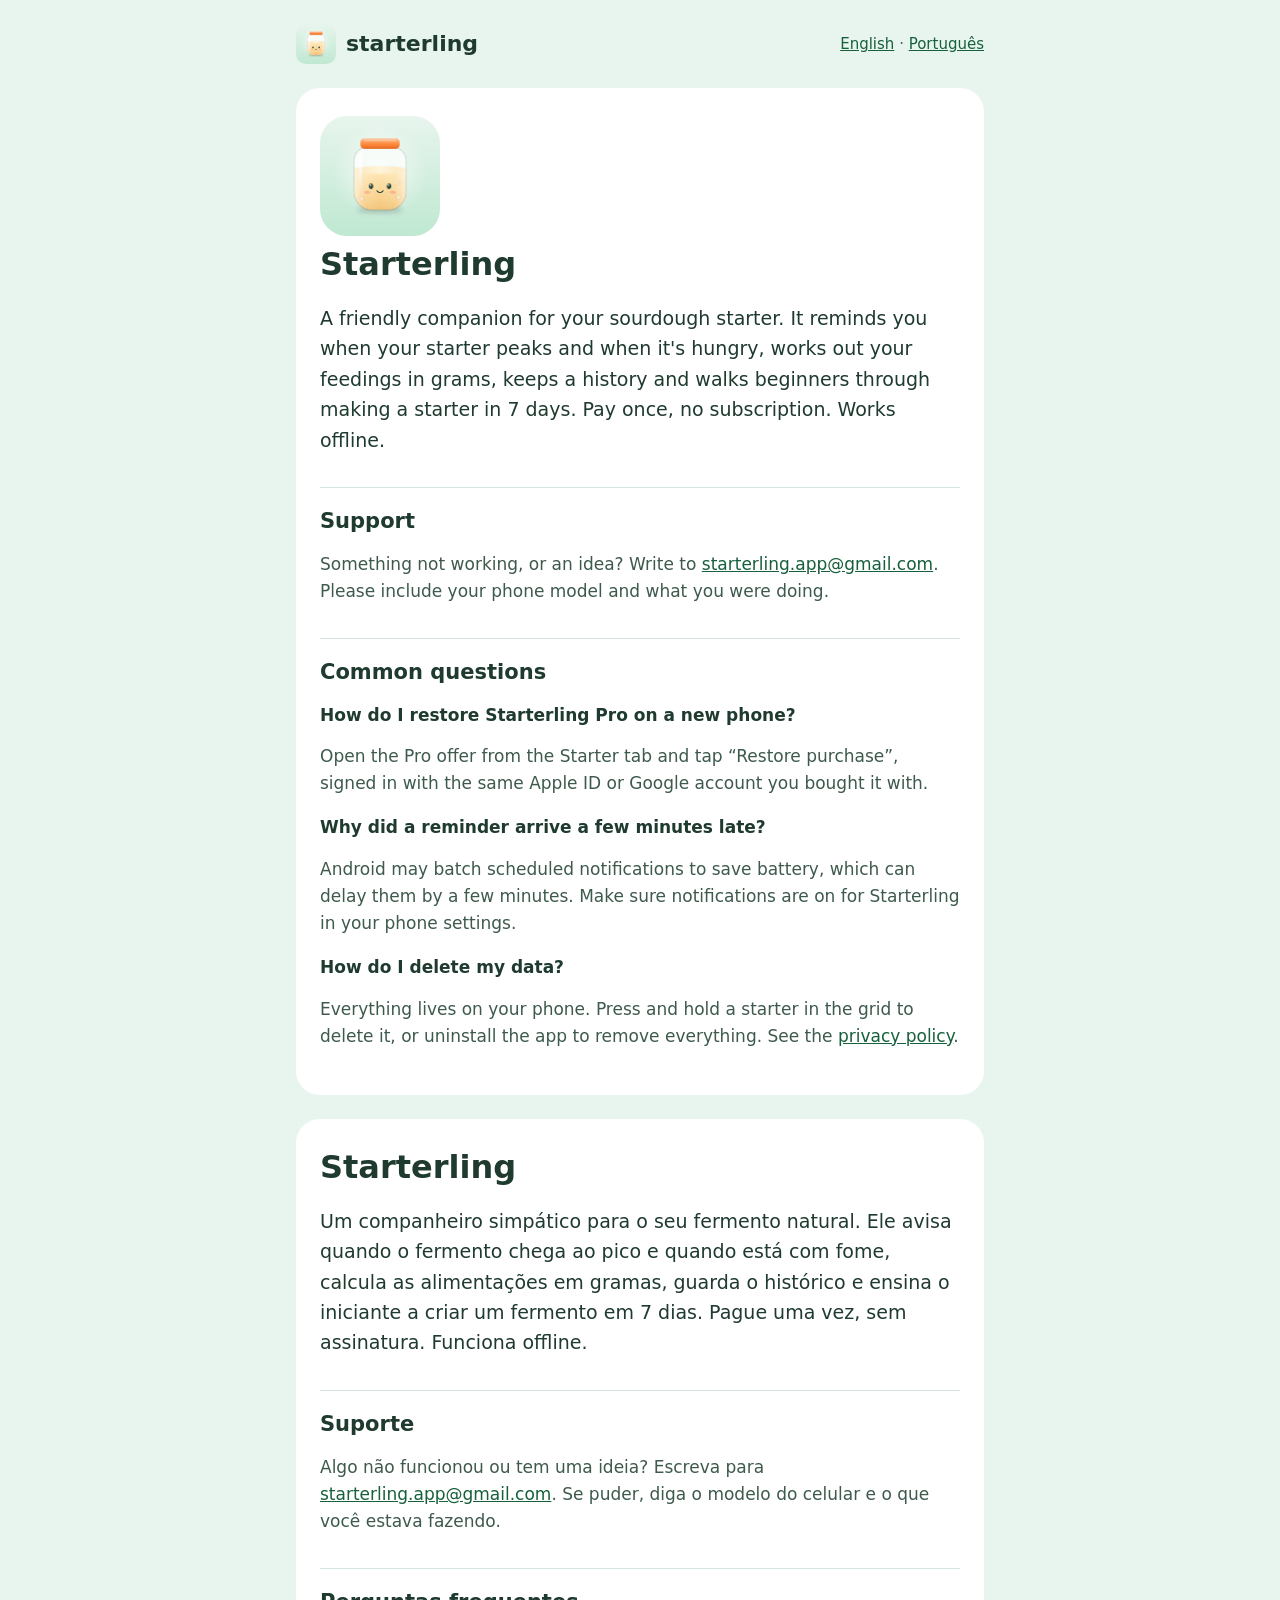
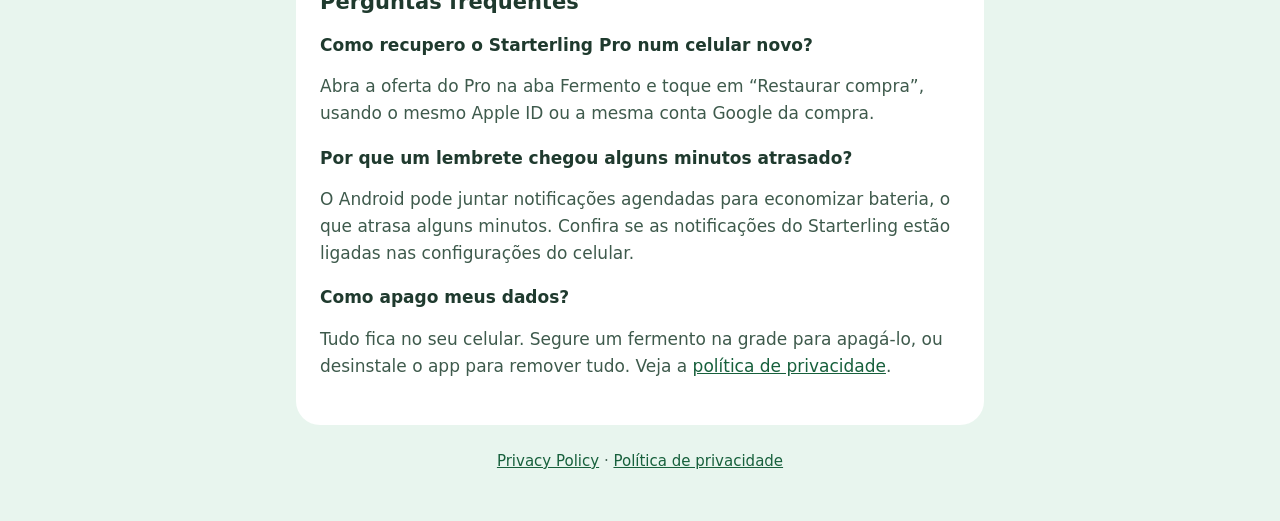
<file: index.html>
<!doctype html>
<html lang="en">
<head>
<meta charset="utf-8">
<meta name="viewport" content="width=device-width, initial-scale=1">
<title>Starterling · Sourdough starter companion</title>
<meta name="description" content="Starterling helps you feed your sourdough starter: reminders, a feeding calculator, a history and a 7-day guide. Pay once, no subscription.">
<link rel="icon" href="icon.png">
<link rel="stylesheet" href="style.css">
</head>
<body>
<main>
  <header>
    <a class="brand" href="./"><img src="icon.png" alt="" width="40" height="40">starterling</a>
    <nav aria-label="Language"><a href="#en">English</a> · <a href="#pt">Português</a></nav>
  </header>

  <article id="en" lang="en">
    <img class="hero" src="icon.png" alt="Starterling app icon: a smiling jar of sourdough starter" width="120" height="120">
    <h1>Starterling</h1>
    <p class="lead">A friendly companion for your sourdough starter. It reminds you when your starter peaks and when it's hungry, works out your feedings in grams, keeps a history and walks beginners through making a starter in 7 days. Pay once, no subscription. Works offline.</p>

    <h2>Support</h2>
    <p>Something not working, or an idea? Write to <a href="mailto:starterling.app@gmail.com">starterling.app@gmail.com</a>. Please include your phone model and what you were doing.</p>

    <h2>Common questions</h2>
    <h3>How do I restore Starterling Pro on a new phone?</h3>
    <p>Open the Pro offer from the Starter tab and tap “Restore purchase”, signed in with the same Apple ID or Google account you bought it with.</p>
    <h3>Why did a reminder arrive a few minutes late?</h3>
    <p>Android may batch scheduled notifications to save battery, which can delay them by a few minutes. Make sure notifications are on for Starterling in your phone settings.</p>
    <h3>How do I delete my data?</h3>
    <p>Everything lives on your phone. Press and hold a starter in the grid to delete it, or uninstall the app to remove everything. See the <a href="privacy.html">privacy policy</a>.</p>
  </article>

  <article id="pt" lang="pt-BR">
    <h1>Starterling</h1>
    <p class="lead">Um companheiro simpático para o seu fermento natural. Ele avisa quando o fermento chega ao pico e quando está com fome, calcula as alimentações em gramas, guarda o histórico e ensina o iniciante a criar um fermento em 7 dias. Pague uma vez, sem assinatura. Funciona offline.</p>

    <h2>Suporte</h2>
    <p>Algo não funcionou ou tem uma ideia? Escreva para <a href="mailto:starterling.app@gmail.com">starterling.app@gmail.com</a>. Se puder, diga o modelo do celular e o que você estava fazendo.</p>

    <h2>Perguntas frequentes</h2>
    <h3>Como recupero o Starterling Pro num celular novo?</h3>
    <p>Abra a oferta do Pro na aba Fermento e toque em “Restaurar compra”, usando o mesmo Apple ID ou a mesma conta Google da compra.</p>
    <h3>Por que um lembrete chegou alguns minutos atrasado?</h3>
    <p>O Android pode juntar notificações agendadas para economizar bateria, o que atrasa alguns minutos. Confira se as notificações do Starterling estão ligadas nas configurações do celular.</p>
    <h3>Como apago meus dados?</h3>
    <p>Tudo fica no seu celular. Segure um fermento na grade para apagá-lo, ou desinstale o app para remover tudo. Veja a <a href="privacy.html#pt">política de privacidade</a>.</p>
  </article>

  <footer><a href="privacy.html">Privacy Policy</a> · <a href="privacy.html#pt">Política de privacidade</a></footer>
</main>
</body>
</html>
</file>
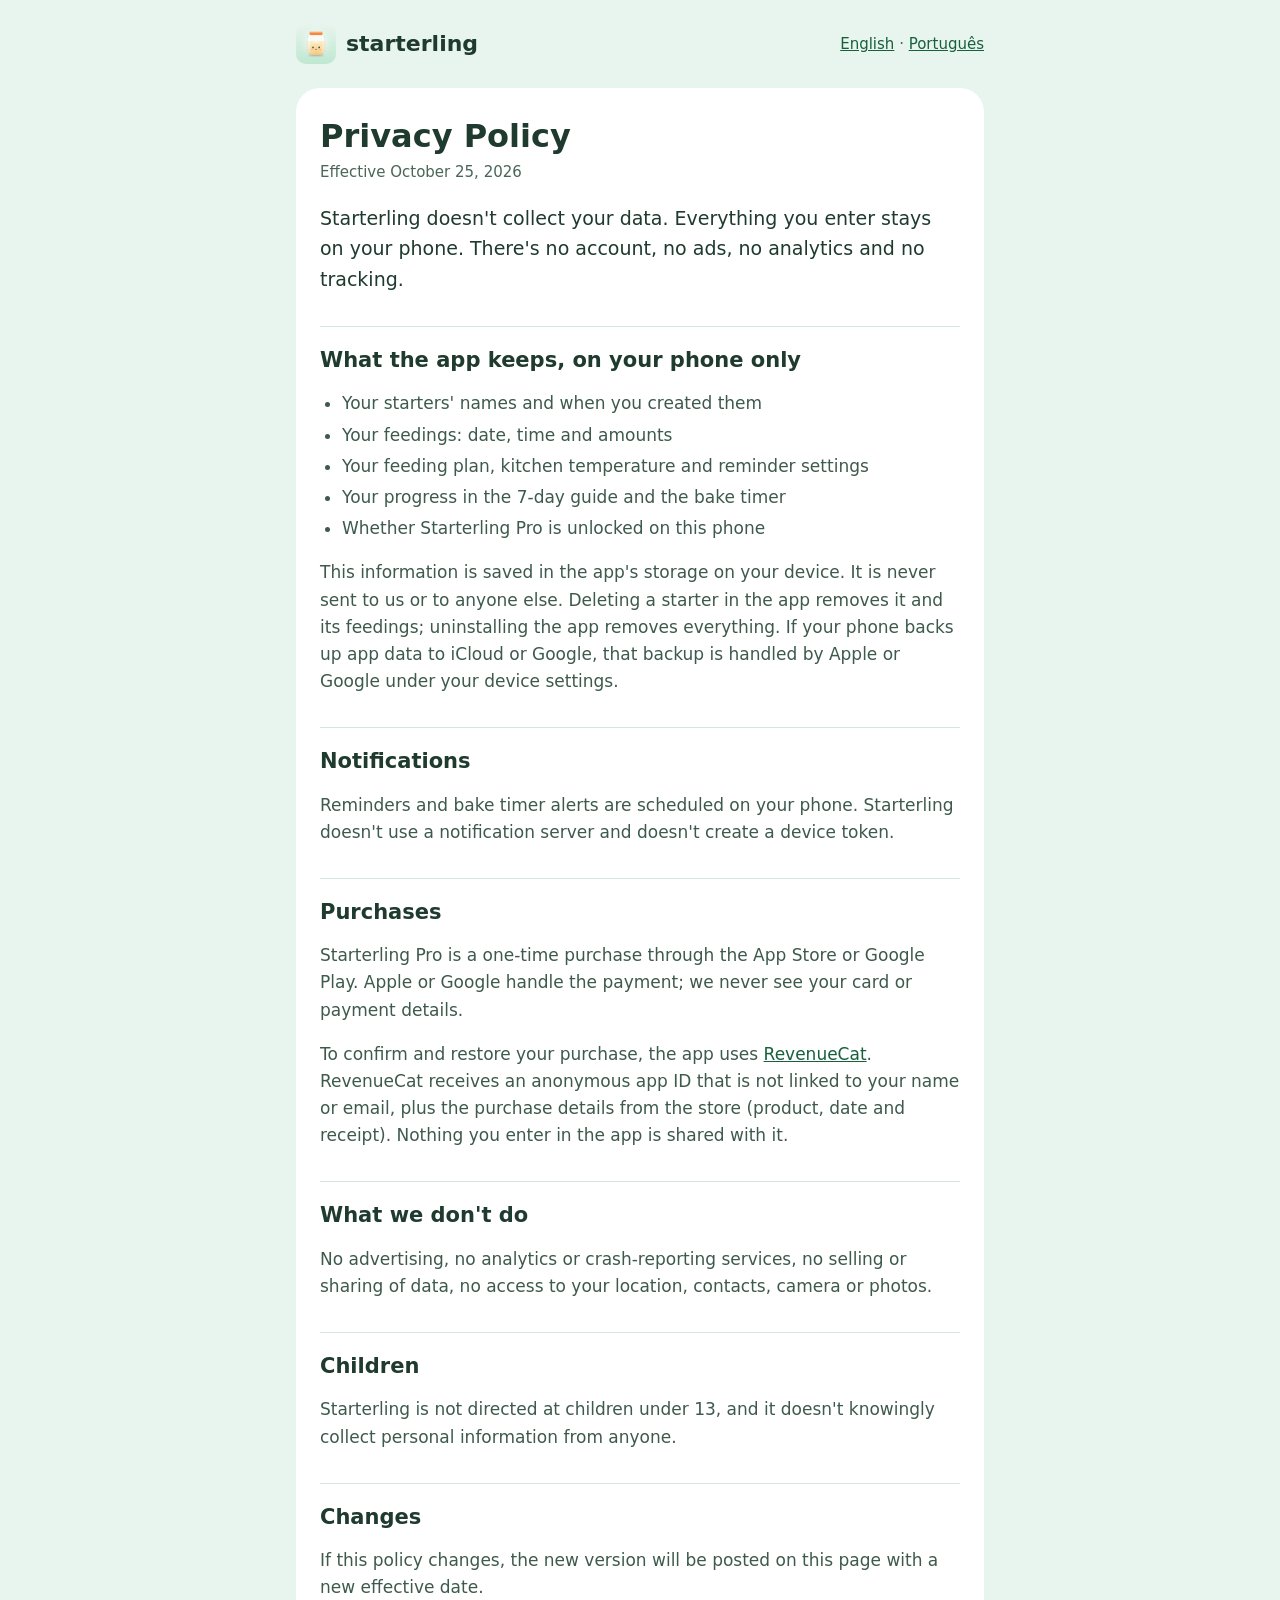
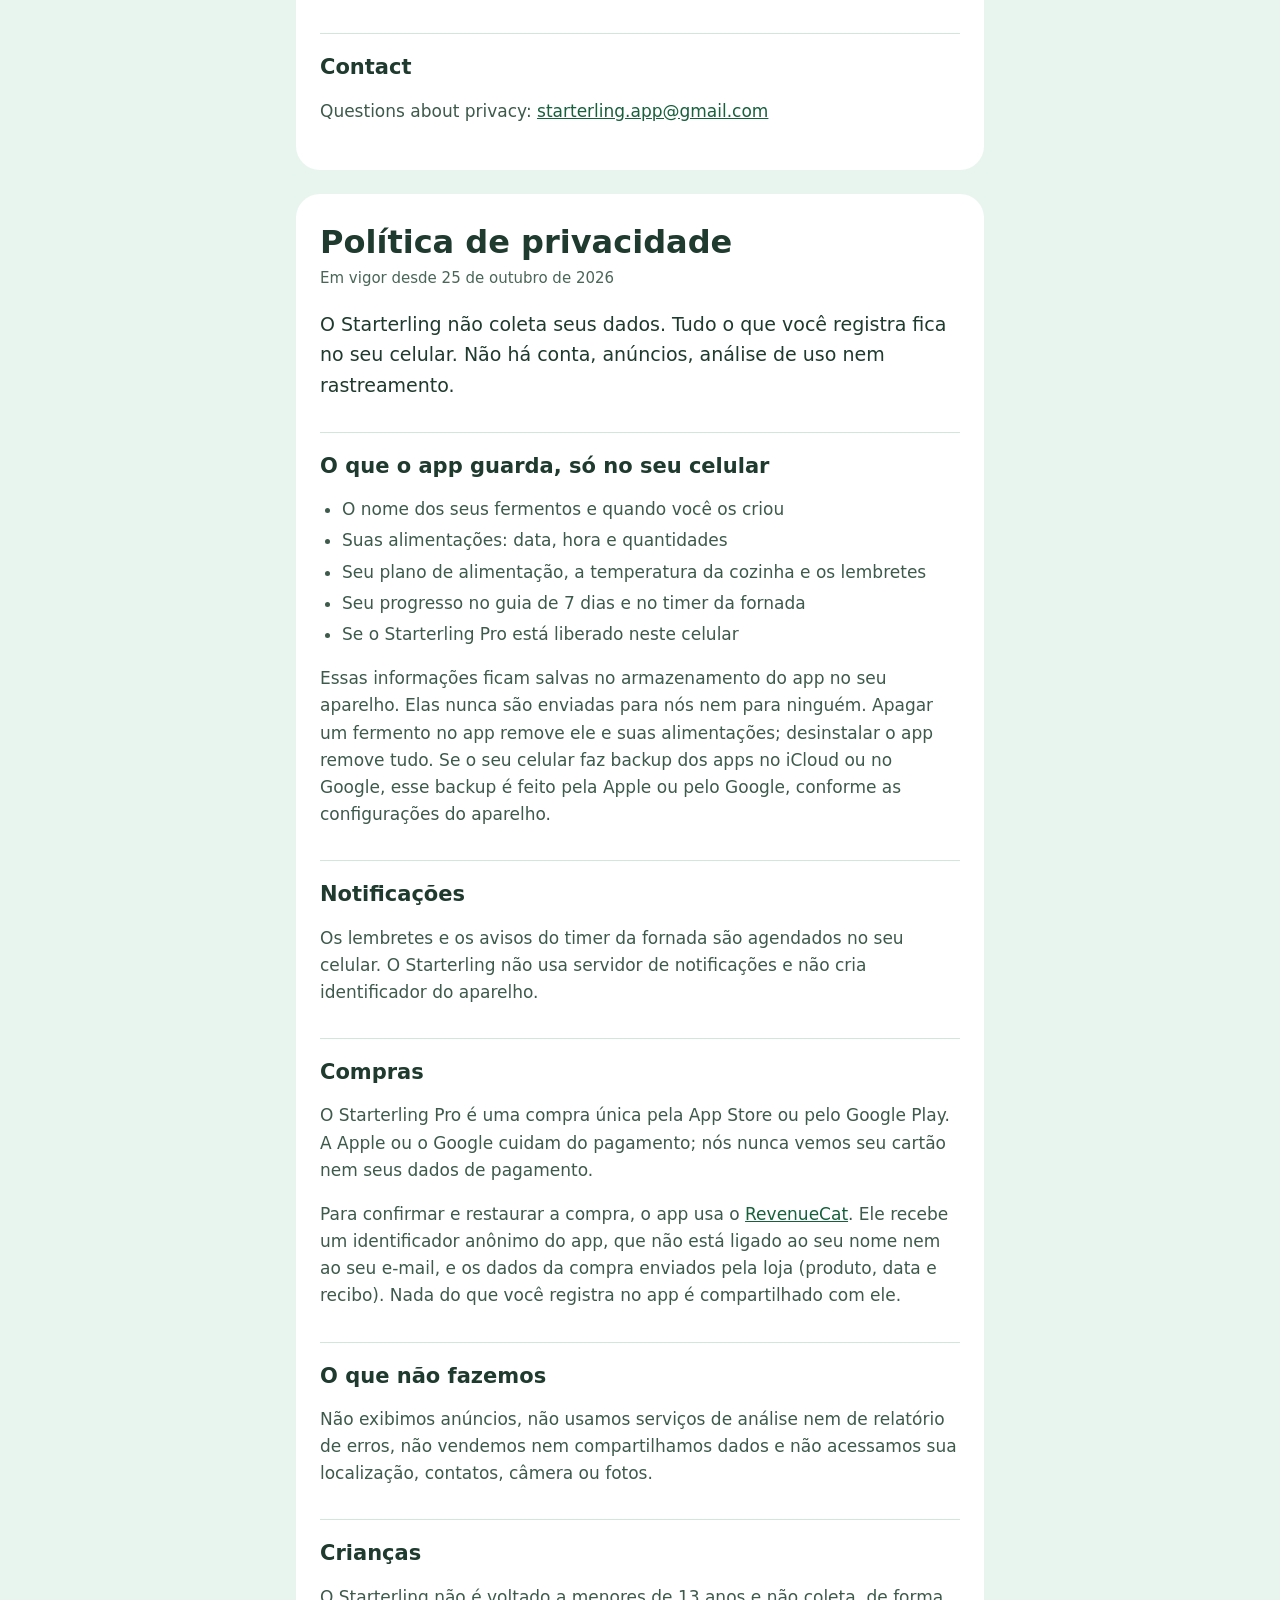
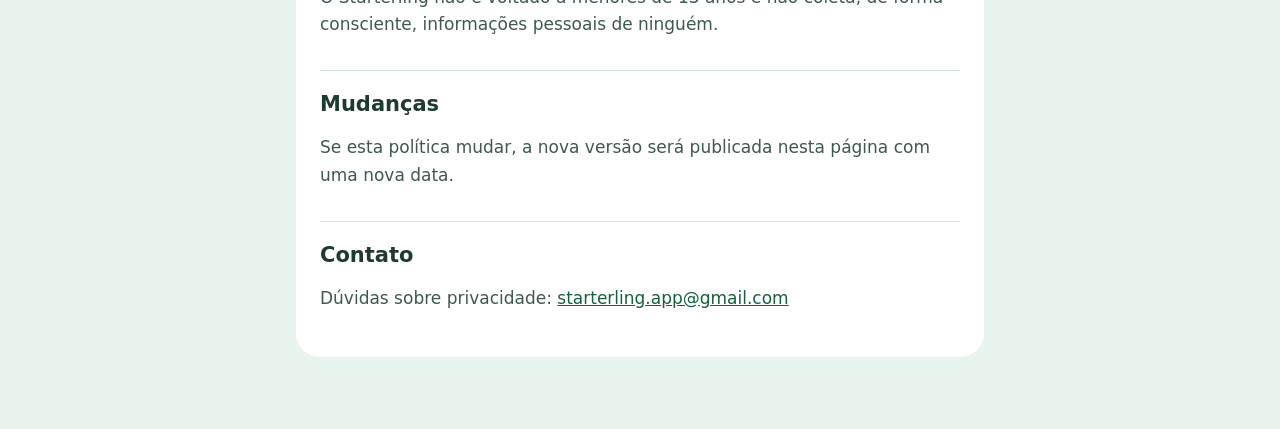
<file: privacy.html>
<!doctype html>
<html lang="en">
<head>
<meta charset="utf-8">
<meta name="viewport" content="width=device-width, initial-scale=1">
<title>Privacy Policy · Starterling</title>
<meta name="description" content="Starterling doesn't collect your data. Everything you enter stays on your phone.">
<link rel="icon" href="icon.png">
<link rel="stylesheet" href="style.css">
</head>
<body>
<main>
  <header>
    <a class="brand" href="./"><img src="icon.png" alt="" width="40" height="40">starterling</a>
    <nav aria-label="Language"><a href="#en">English</a> · <a href="#pt">Português</a></nav>
  </header>

  <article id="en" lang="en">
    <h1>Privacy Policy</h1>
    <p class="meta">Effective October 25, 2026</p>

    <p class="lead">Starterling doesn't collect your data. Everything you enter stays on your phone. There's no account, no ads, no analytics and no tracking.</p>

    <h2>What the app keeps, on your phone only</h2>
    <ul>
      <li>Your starters' names and when you created them</li>
      <li>Your feedings: date, time and amounts</li>
      <li>Your feeding plan, kitchen temperature and reminder settings</li>
      <li>Your progress in the 7-day guide and the bake timer</li>
      <li>Whether Starterling Pro is unlocked on this phone</li>
    </ul>
    <p>This information is saved in the app's storage on your device. It is never sent to us or to anyone else. Deleting a starter in the app removes it and its feedings; uninstalling the app removes everything. If your phone backs up app data to iCloud or Google, that backup is handled by Apple or Google under your device settings.</p>

    <h2>Notifications</h2>
    <p>Reminders and bake timer alerts are scheduled on your phone. Starterling doesn't use a notification server and doesn't create a device token.</p>

    <h2>Purchases</h2>
    <p>Starterling Pro is a one-time purchase through the App Store or Google Play. Apple or Google handle the payment; we never see your card or payment details.</p>
    <p>To confirm and restore your purchase, the app uses <a href="https://www.revenuecat.com/privacy">RevenueCat</a>. RevenueCat receives an anonymous app ID that is not linked to your name or email, plus the purchase details from the store (product, date and receipt). Nothing you enter in the app is shared with it.</p>

    <h2>What we don't do</h2>
    <p>No advertising, no analytics or crash-reporting services, no selling or sharing of data, no access to your location, contacts, camera or photos.</p>

    <h2>Children</h2>
    <p>Starterling is not directed at children under 13, and it doesn't knowingly collect personal information from anyone.</p>

    <h2>Changes</h2>
    <p>If this policy changes, the new version will be posted on this page with a new effective date.</p>

    <h2>Contact</h2>
    <p>Questions about privacy: <a href="mailto:starterling.app@gmail.com">starterling.app@gmail.com</a></p>
  </article>

  <article id="pt" lang="pt-BR">
    <h1>Política de privacidade</h1>
    <p class="meta">Em vigor desde 25 de outubro de 2026</p>

    <p class="lead">O Starterling não coleta seus dados. Tudo o que você registra fica no seu celular. Não há conta, anúncios, análise de uso nem rastreamento.</p>

    <h2>O que o app guarda, só no seu celular</h2>
    <ul>
      <li>O nome dos seus fermentos e quando você os criou</li>
      <li>Suas alimentações: data, hora e quantidades</li>
      <li>Seu plano de alimentação, a temperatura da cozinha e os lembretes</li>
      <li>Seu progresso no guia de 7 dias e no timer da fornada</li>
      <li>Se o Starterling Pro está liberado neste celular</li>
    </ul>
    <p>Essas informações ficam salvas no armazenamento do app no seu aparelho. Elas nunca são enviadas para nós nem para ninguém. Apagar um fermento no app remove ele e suas alimentações; desinstalar o app remove tudo. Se o seu celular faz backup dos apps no iCloud ou no Google, esse backup é feito pela Apple ou pelo Google, conforme as configurações do aparelho.</p>

    <h2>Notificações</h2>
    <p>Os lembretes e os avisos do timer da fornada são agendados no seu celular. O Starterling não usa servidor de notificações e não cria identificador do aparelho.</p>

    <h2>Compras</h2>
    <p>O Starterling Pro é uma compra única pela App Store ou pelo Google Play. A Apple ou o Google cuidam do pagamento; nós nunca vemos seu cartão nem seus dados de pagamento.</p>
    <p>Para confirmar e restaurar a compra, o app usa o <a href="https://www.revenuecat.com/privacy">RevenueCat</a>. Ele recebe um identificador anônimo do app, que não está ligado ao seu nome nem ao seu e-mail, e os dados da compra enviados pela loja (produto, data e recibo). Nada do que você registra no app é compartilhado com ele.</p>

    <h2>O que não fazemos</h2>
    <p>Não exibimos anúncios, não usamos serviços de análise nem de relatório de erros, não vendemos nem compartilhamos dados e não acessamos sua localização, contatos, câmera ou fotos.</p>

    <h2>Crianças</h2>
    <p>O Starterling não é voltado a menores de 13 anos e não coleta, de forma consciente, informações pessoais de ninguém.</p>

    <h2>Mudanças</h2>
    <p>Se esta política mudar, a nova versão será publicada nesta página com uma nova data.</p>

    <h2>Contato</h2>
    <p>Dúvidas sobre privacidade: <a href="mailto:starterling.app@gmail.com">starterling.app@gmail.com</a></p>
  </article>
</main>
</body>
</html>
</file>
<file: style.css>
/* Starterling site: the app's direction A palette (mint ground, apricot accent; neutral black in dark mode). */
:root {
  --bg: #e8f5ee;
  --card: #ffffff;
  --text: #1f3a2e;
  --body: #3e5a4c;
  --muted: #4a6658;
  --line: #d3e6db;
  --link: #17603c;
  color-scheme: light dark;
}

@media (prefers-color-scheme: dark) {
  :root {
    --bg: #121212;
    --card: #1e1e1e;
    --text: #f2f2f2;
    --body: #d0d0d0;
    --muted: #a6a6a6;
    --line: #2e2e2e;
    --link: #9be6be;
  }
}

* { box-sizing: border-box; }

body {
  margin: 0;
  background: var(--bg);
  color: var(--body);
  font: 17px/1.6 "Nunito", ui-rounded, system-ui, -apple-system, "Segoe UI", sans-serif;
}

main {
  max-width: 720px;
  margin: 0 auto;
  padding: 24px 16px 48px;
}

header {
  display: flex;
  flex-wrap: wrap;
  align-items: center;
  justify-content: space-between;
  gap: 12px;
  margin-bottom: 24px;
}

.brand {
  display: inline-flex;
  align-items: center;
  gap: 10px;
  color: var(--text);
  font-weight: 800;
  font-size: 22px;
  text-decoration: none;
}

.brand img { border-radius: 10px; }

nav { color: var(--muted); font-size: 15px; }

article {
  background: var(--card);
  border-radius: 24px;
  padding: 28px 24px;
  margin-bottom: 24px;
}

.hero {
  display: block;
  border-radius: 27px;
  margin-bottom: 8px;
}

h1, h2, h3 { color: var(--text); line-height: 1.25; }
h1 { font-size: 32px; margin: 0 0 4px; }
h2 { font-size: 21px; margin: 32px 0 8px; padding-top: 20px; border-top: 1px solid var(--line); }
h3 { font-size: 17px; margin: 20px 0 4px; }

.meta { color: var(--muted); font-size: 15px; margin: 0 0 16px; }
.lead { font-size: 19px; color: var(--text); }

a { color: var(--link); }

ul { padding-left: 22px; }
li + li { margin-top: 4px; }

footer { text-align: center; color: var(--muted); font-size: 15px; }
</file>
